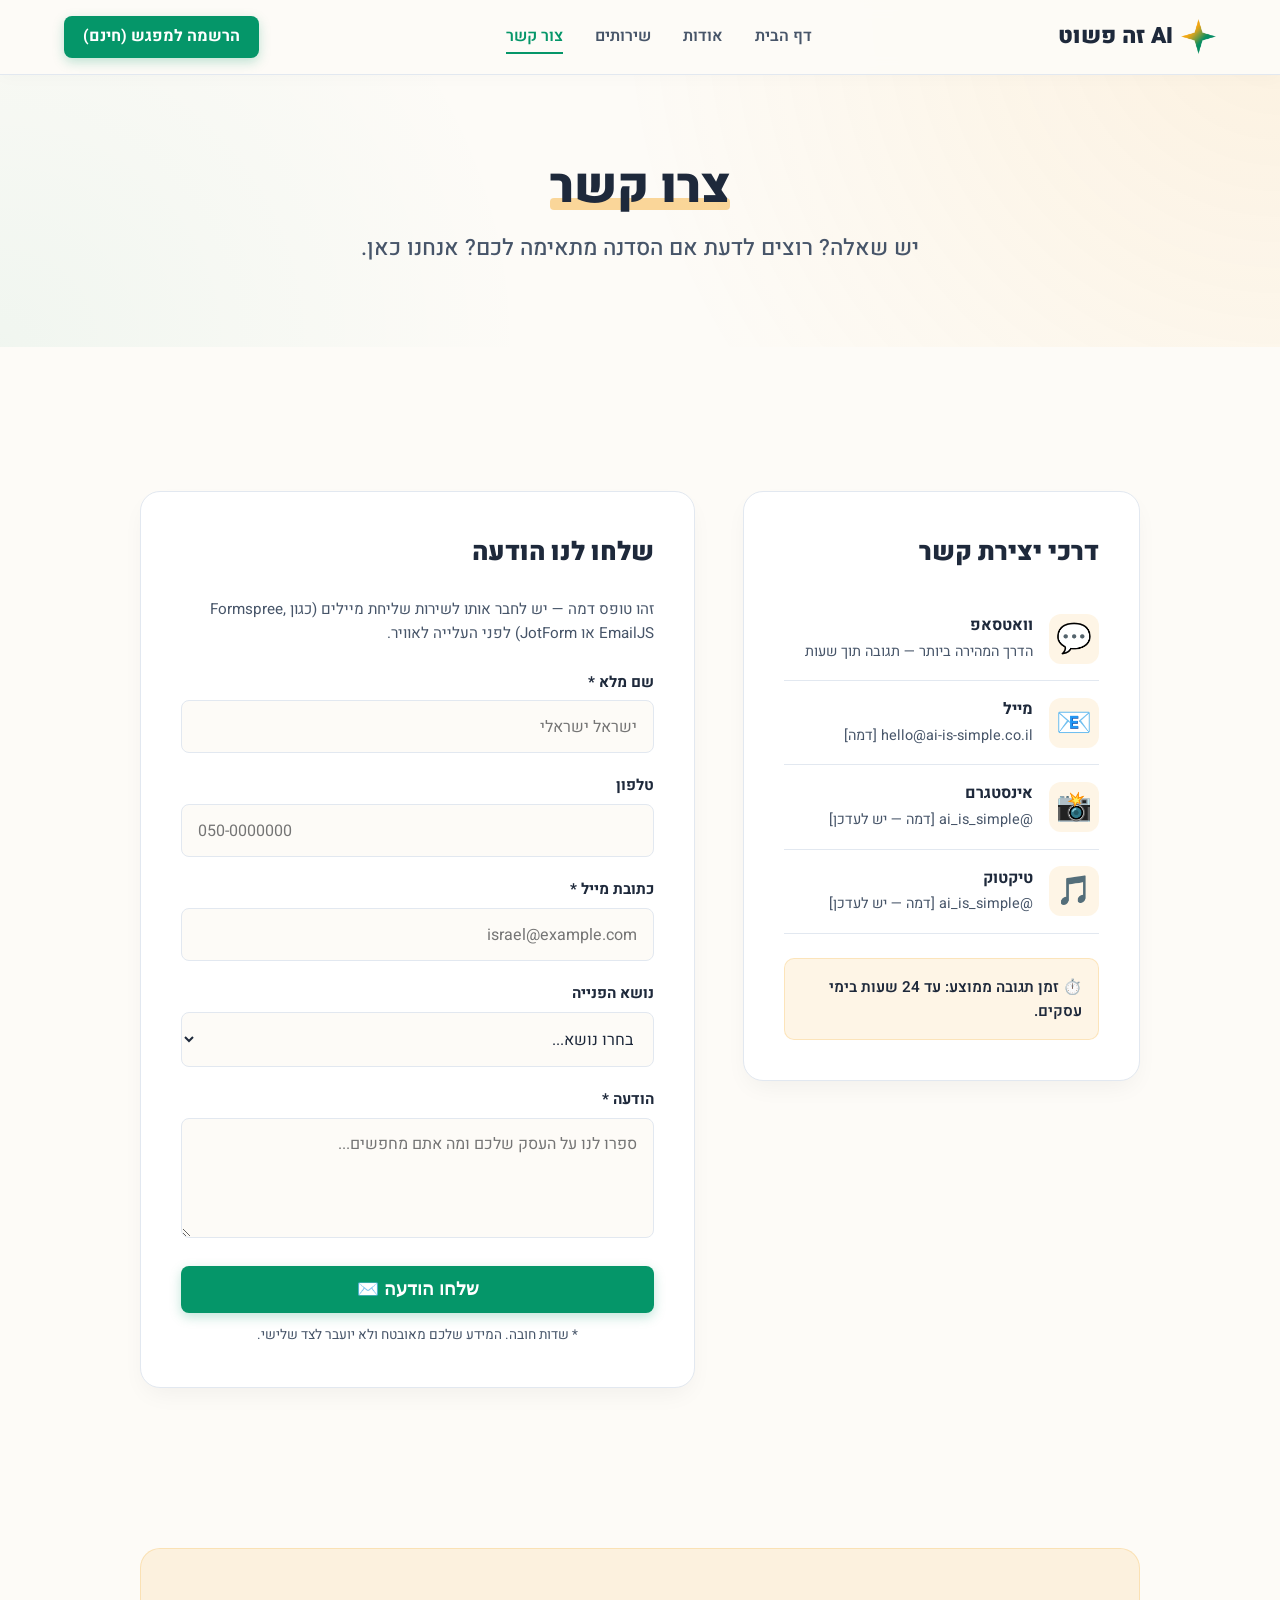
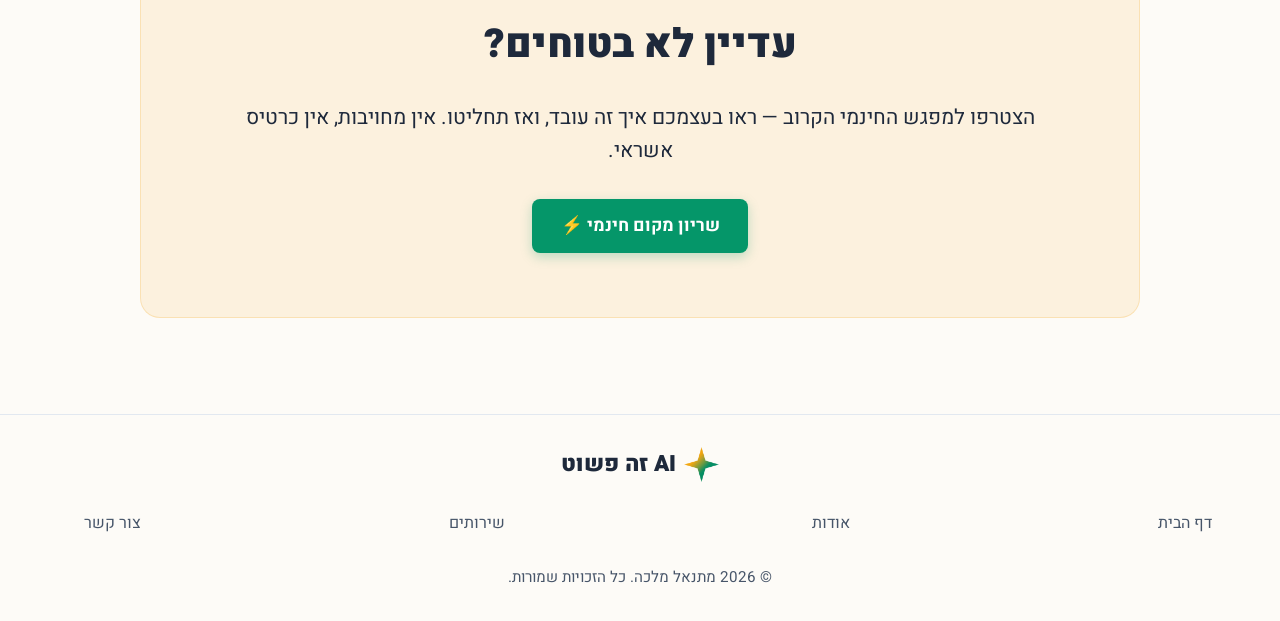
<file: contact.html>
<!DOCTYPE html>
<html lang="he" dir="rtl">
<head>
    <meta charset="UTF-8">
    <meta name="viewport" content="width=device-width, initial-scale=1.0, maximum-scale=1.0, user-scalable=no">

    <title>צור קשר | AI זה פשוט</title>
    <meta name="description" content="יש לכם שאלות? רוצים לדעת אם הסדנה מתאימה לכם? דברו עם מתנאל ישירות — בוואטסאפ, במייל או דרך הטופס.">

    <link rel="preconnect" href="https://fonts.googleapis.com">
    <link rel="preconnect" href="https://fonts.gstatic.com" crossorigin>
    <link href="https://fonts.googleapis.com/css2?family=Heebo:wght@300;400;500;700;800;900&display=swap" rel="stylesheet">

    <link rel="apple-touch-icon" sizes="180x180" href="/apple-touch-icon.png">
    <link rel="icon" type="image/png" sizes="32x32" href="/favicon-32x32.png">
    <link rel="icon" type="image/png" sizes="16x16" href="/favicon-16x16.png">
    <link rel="manifest" href="/site.webmanifest">
    <link rel="icon" type="image/x-icon" href="/favicon.ico?v=2">

    <link rel="stylesheet" href="style.css">

    <style>
        /* Contact-specific styles */
        .contact-grid {
            display: grid;
            grid-template-columns: 1fr 1.4fr;
            gap: 3rem;
            align-items: start;
            max-width: 1000px;
            margin: 3rem auto 0;
        }

        .contact-info-card {
            background: var(--bg-card);
            border-radius: 20px;
            padding: 2.5rem;
            box-shadow: var(--card-shadow);
            border: 1px solid var(--border-soft);
        }

        .contact-info-card h3 {
            font-size: 1.6rem;
            font-weight: 900;
            color: var(--text-dark);
            margin-bottom: 1.5rem;
        }

        .contact-method {
            display: flex;
            align-items: center;
            gap: 1rem;
            padding: 1rem 0;
            border-bottom: 1px solid var(--border-soft);
            text-decoration: none;
            color: var(--text-dark);
            transition: color 0.2s ease;
        }

        .contact-method:last-child {
            border-bottom: none;
        }

        .contact-method:hover {
            color: var(--accent-green);
        }

        .contact-method-icon {
            font-size: 1.8rem;
            width: 50px;
            height: 50px;
            display: flex;
            align-items: center;
            justify-content: center;
            background: var(--accent-yellow-light);
            border-radius: 12px;
            flex-shrink: 0;
        }

        .contact-method-text strong {
            display: block;
            font-size: 1rem;
            font-weight: 700;
        }

        .contact-method-text span {
            font-size: 0.9rem;
            color: var(--text-muted);
        }

        .contact-form-card {
            background: var(--bg-card);
            border-radius: 20px;
            padding: 2.5rem;
            box-shadow: var(--card-shadow);
            border: 1px solid var(--border-soft);
        }

        .contact-form-card h3 {
            font-size: 1.6rem;
            font-weight: 900;
            color: var(--text-dark);
            margin-bottom: 1.5rem;
        }

        .form-field {
            margin-bottom: 1.25rem;
        }

        .form-field label {
            display: block;
            font-weight: 700;
            font-size: 0.95rem;
            margin-bottom: 0.4rem;
            color: var(--text-dark);
        }

        .form-field input,
        .form-field textarea,
        .form-field select {
            width: 100%;
            padding: 0.85rem 1rem;
            border: 1px solid var(--border-soft);
            border-radius: 8px;
            font-family: 'Heebo', sans-serif;
            font-size: 1rem;
            color: var(--text-dark);
            background: var(--bg-main);
            transition: border-color 0.2s ease, box-shadow 0.2s ease;
            resize: vertical;
        }

        .form-field input:focus,
        .form-field textarea:focus,
        .form-field select:focus {
            outline: none;
            border-color: var(--accent-green);
            box-shadow: 0 0 0 3px rgba(5, 150, 105, 0.1);
        }

        .form-field textarea {
            min-height: 120px;
        }

        .form-submit-note {
            font-size: 0.85rem;
            color: var(--text-muted);
            margin-top: 0.75rem;
            text-align: center;
        }

        .success-banner {
            display: none;
            background: rgba(5, 150, 105, 0.1);
            border: 1px solid rgba(5, 150, 105, 0.3);
            border-radius: 10px;
            padding: 1rem 1.5rem;
            color: var(--accent-green);
            font-weight: 700;
            text-align: center;
            margin-top: 1rem;
        }

        @media (max-width: 768px) {
            .contact-grid {
                grid-template-columns: 1fr;
            }
        }
    </style>
</head>
<body>

    <!-- ═══════════════════════════════════════════════
         HEADER
    ═══════════════════════════════════════════════ -->
    <header>
        <nav>
            <a href="index.html" class="logo">
                <img src="new-logo.png" alt="אייקון רובוט" style="height: 35px; width: auto;">
                AI זה פשוט
            </a>

            <ul class="nav-links" id="navLinks">
                <li><a href="index.html">דף הבית</a></li>
                <li><a href="about.html">אודות</a></li>
                <li><a href="services.html">שירותים</a></li>
                <li><a href="contact.html" class="active">צור קשר</a></li>
            </ul>

            <div class="nav-actions">
                <a href="index.html#form" class="btn btn-primary" style="padding: 0.5rem 1.2rem; font-size: 1rem;">הרשמה למפגש (חינם)</a>
                <button class="nav-toggle" id="navToggle" aria-label="פתח תפריט" aria-expanded="false">
                    <span></span>
                    <span></span>
                    <span></span>
                </button>
            </div>
        </nav>
    </header>

    <main>

        <!-- ── Page Hero ── -->
        <div class="page-hero">
            <h1><span>צרו קשר</span></h1>
            <p class="subtitle">יש שאלה? רוצים לדעת אם הסדנה מתאימה לכם? אנחנו כאן.</p>
        </div>

        <!-- ── Contact Grid ── -->
        <section>
            <div class="contact-grid">

                <!-- Left: contact info -->
                <div class="contact-info-card">
                    <h3>דרכי יצירת קשר</h3>

                    <a href="https://wa.link/bfp8oz" target="_blank" class="contact-method">
                        <div class="contact-method-icon">💬</div>
                        <div class="contact-method-text">
                            <strong>וואטסאפ</strong>
                            <span>הדרך המהירה ביותר — תגובה תוך שעות</span>
                        </div>
                    </a>

                    <a href="mailto:hello@ai-is-simple.co.il" class="contact-method">
                        <div class="contact-method-icon">📧</div>
                        <div class="contact-method-text">
                            <strong>מייל</strong>
                            <span>hello@ai-is-simple.co.il [דמה]</span>
                        </div>
                    </a>

                    <a href="https://instagram.com" target="_blank" class="contact-method">
                        <div class="contact-method-icon">📸</div>
                        <div class="contact-method-text">
                            <strong>אינסטגרם</strong>
                            <span>@ai_is_simple [דמה — יש לעדכן]</span>
                        </div>
                    </a>

                    <a href="https://tiktok.com" target="_blank" class="contact-method">
                        <div class="contact-method-icon">🎵</div>
                        <div class="contact-method-text">
                            <strong>טיקטוק</strong>
                            <span>@ai_is_simple [דמה — יש לעדכן]</span>
                        </div>
                    </a>

                    <!-- Response time note -->
                    <div style="margin-top: 1.5rem; padding: 1rem; background: var(--accent-yellow-light); border-radius: 10px; border: 1px solid rgba(245,158,11,0.2);">
                        <p style="font-size: 0.95rem; color: var(--text-dark); font-weight: 600;">⏱️ זמן תגובה ממוצע: עד 24 שעות בימי עסקים.</p>
                    </div>
                </div>

                <!-- Right: contact form -->
                <div class="contact-form-card">
                    <h3>שלחו לנו הודעה</h3>
                    <p style="color: var(--text-muted); margin-bottom: 1.5rem; font-size: 0.95rem;">
                        זהו טופס דמה — יש לחבר אותו לשירות שליחת מיילים (כגון Formspree, EmailJS או JotForm) לפני העלייה לאוויר.
                    </p>

                    <form id="contactForm" novalidate>
                        <div class="form-field">
                            <label for="name">שם מלא *</label>
                            <input type="text" id="name" name="name" placeholder="ישראל ישראלי" required>
                        </div>

                        <div class="form-field">
                            <label for="phone">טלפון</label>
                            <input type="tel" id="phone" name="phone" placeholder="050-0000000">
                        </div>

                        <div class="form-field">
                            <label for="email">כתובת מייל *</label>
                            <input type="email" id="email" name="email" placeholder="israel@example.com" required>
                        </div>

                        <div class="form-field">
                            <label for="subject">נושא הפנייה</label>
                            <select id="subject" name="subject">
                                <option value="">בחרו נושא...</option>
                                <option value="workshop">שאלה על הסדנה</option>
                                <option value="vip">ליווי VIP</option>
                                <option value="business">שיתוף פעולה עסקי</option>
                                <option value="other">אחר</option>
                            </select>
                        </div>

                        <div class="form-field">
                            <label for="message">הודעה *</label>
                            <textarea id="message" name="message" placeholder="ספרו לנו על העסק שלכם ומה אתם מחפשים..." required></textarea>
                        </div>

                        <button type="submit" class="btn btn-primary" style="width: 100%; font-size: 1.1rem;">
                            שלחו הודעה ✉️
                        </button>

                        <p class="form-submit-note">* שדות חובה. המידע שלכם מאובטח ולא יועבר לצד שלישי.</p>

                        <div class="success-banner" id="successBanner">
                            ✅ ההודעה נשלחה בהצלחה! נחזור אליכם בהקדם.
                        </div>
                    </form>
                </div>

            </div>
        </section>

        <!-- ── Quick CTA ── -->
        <section style="padding-top: 0;">
            <div class="why-now-section">
                <h2>עדיין לא בטוחים?</h2>
                <p>הצטרפו למפגש החינמי הקרוב — ראו בעצמכם איך זה עובד, ואז תחליטו. אין מחויבות, אין כרטיס אשראי.</p>
                <a href="index.html#form" class="btn btn-primary" style="margin-top: 2rem; font-size: 1.1rem;">שריון מקום חינמי ⚡</a>
            </div>
        </section>

    </main>

    <!-- ═══════════════════════════════════════════════
         FOOTER
    ═══════════════════════════════════════════════ -->
    <footer>
        <a href="index.html" class="logo" style="margin-bottom: 0.5rem; justify-content: center;">
            <img src="new-logo.png" alt="אייקון רובוט" style="height: 35px; width: auto;">
            AI זה פשוט
        </a>
        <nav style="margin: 0.75rem 0;">
            <a href="index.html" style="color: var(--text-muted); text-decoration: none; margin: 0 0.75rem;">דף הבית</a>
            <a href="about.html" style="color: var(--text-muted); text-decoration: none; margin: 0 0.75rem;">אודות</a>
            <a href="services.html" style="color: var(--text-muted); text-decoration: none; margin: 0 0.75rem;">שירותים</a>
            <a href="contact.html" style="color: var(--text-muted); text-decoration: none; margin: 0 0.75rem;">צור קשר</a>
        </nav>
        <p>© 2026 מתנאל מלכה. כל הזכויות שמורות.</p>
    </footer>

    <script>
        // Mobile nav toggle
        const toggle = document.getElementById('navToggle');
        const navLinks = document.getElementById('navLinks');
        toggle.addEventListener('click', () => {
            const isOpen = navLinks.classList.toggle('open');
            toggle.setAttribute('aria-expanded', isOpen);
        });

        // Demo form submission (placeholder — connect to real backend before going live)
        document.getElementById('contactForm').addEventListener('submit', function(e) {
            e.preventDefault();
            const banner = document.getElementById('successBanner');
            banner.style.display = 'block';
            this.reset();
            setTimeout(() => { banner.style.display = 'none'; }, 5000);
        });
    </script>

</body>
</html>
</file>
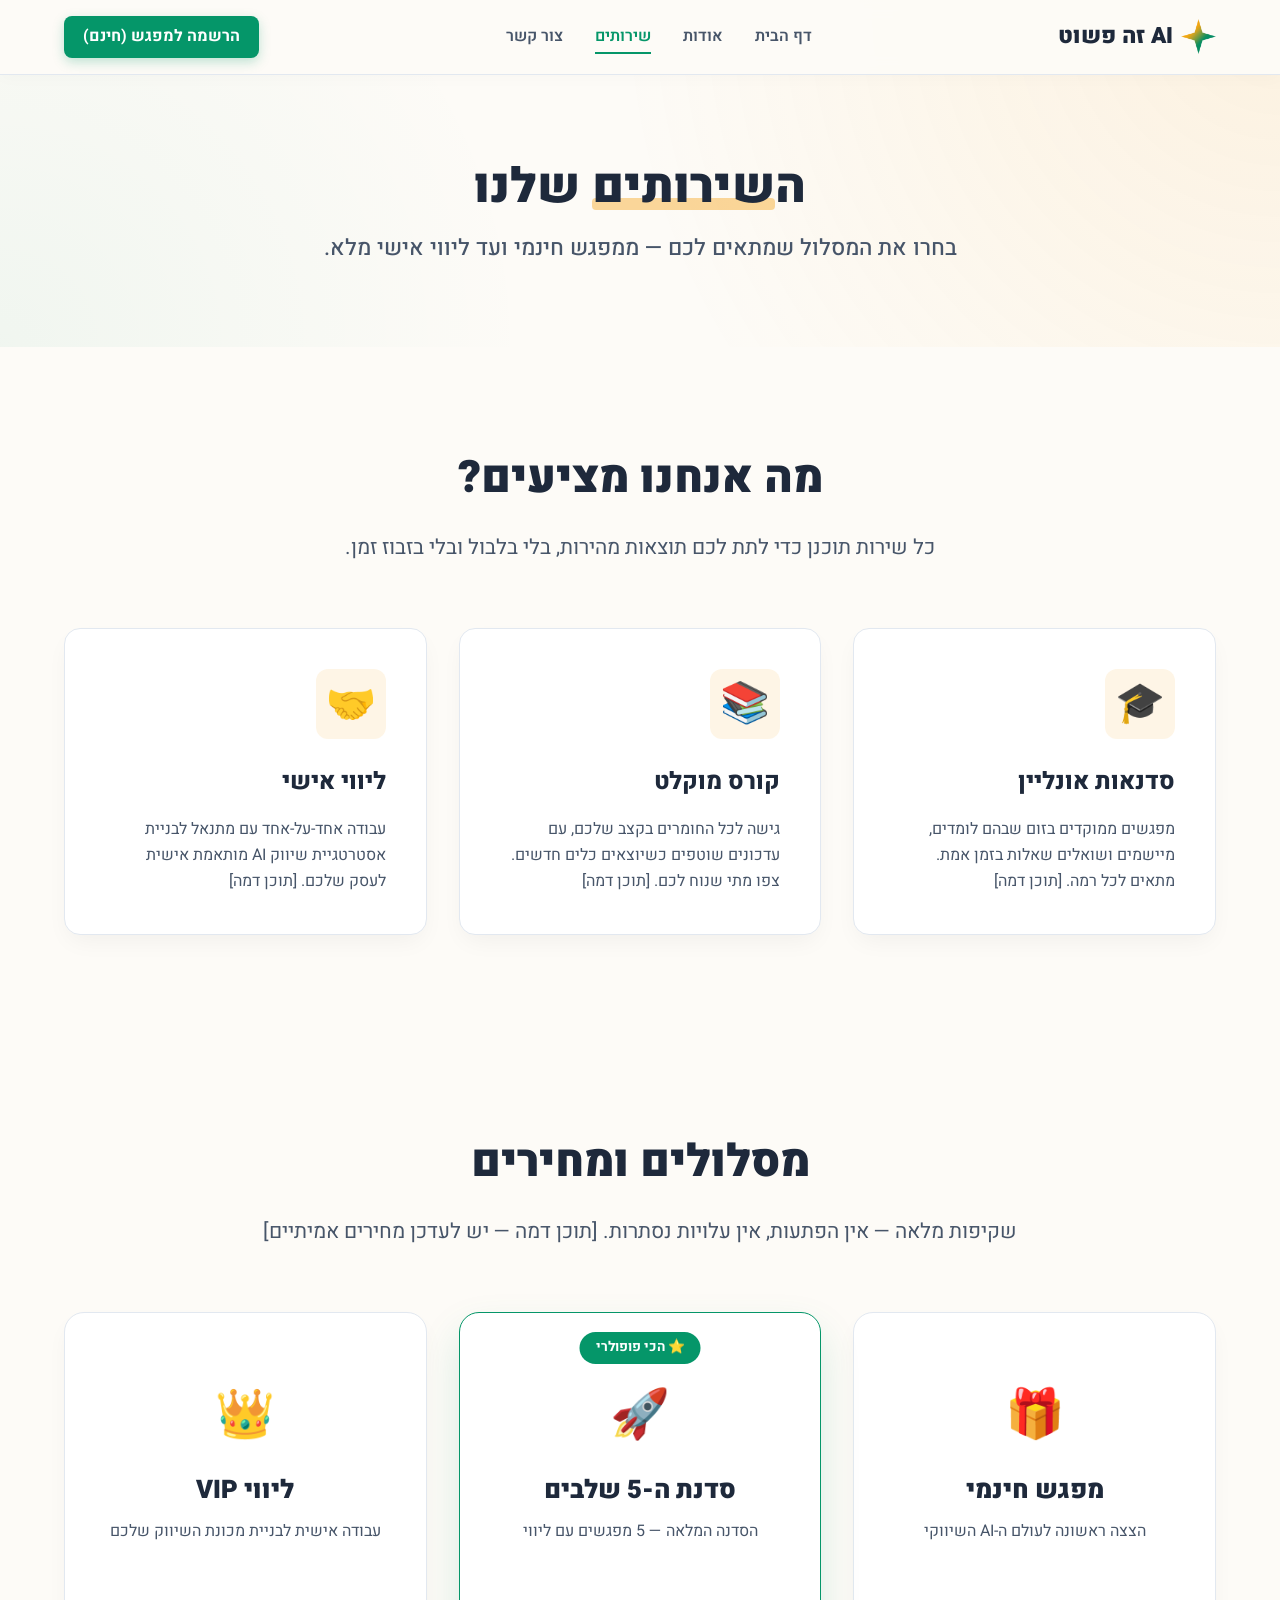
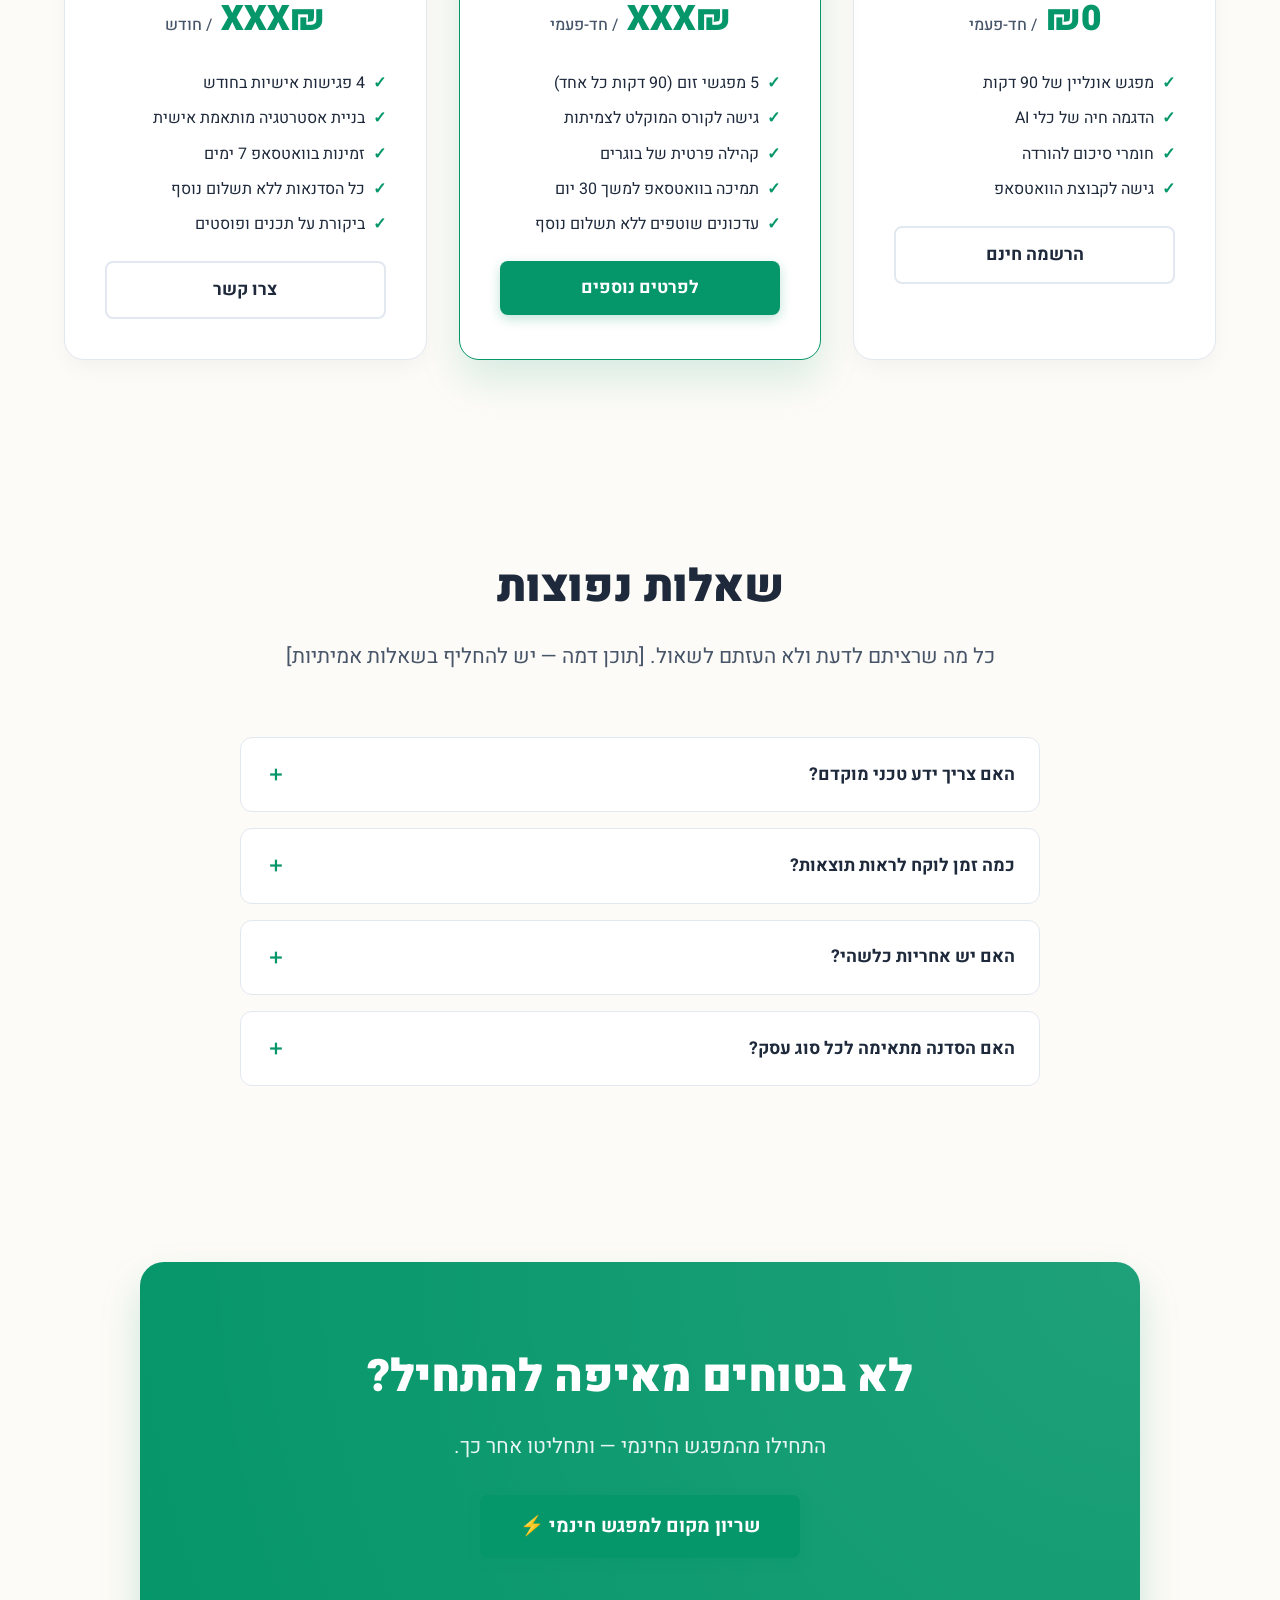
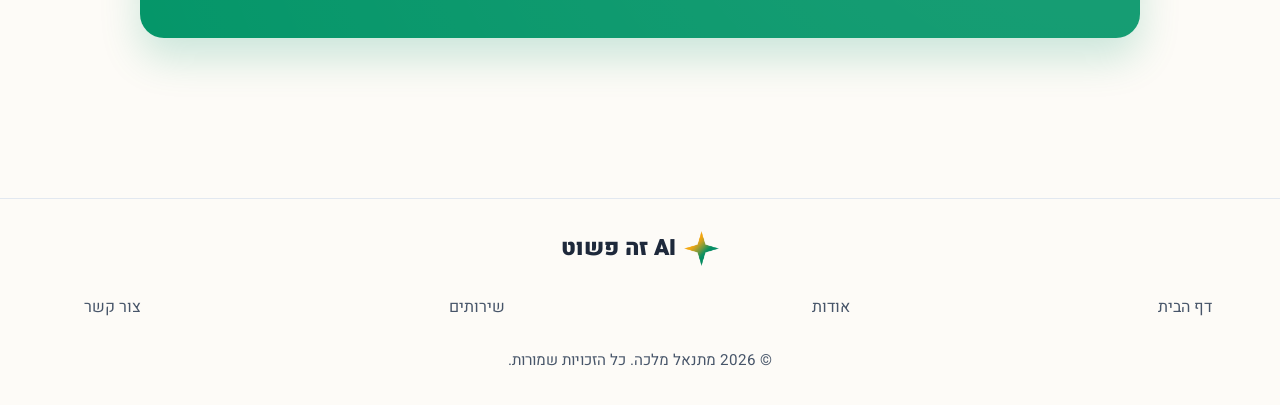
<file: services.html>
<!DOCTYPE html>
<html lang="he" dir="rtl">
<head>
    <meta charset="UTF-8">
    <meta name="viewport" content="width=device-width, initial-scale=1.0, maximum-scale=1.0, user-scalable=no">

    <title>שירותים | AI זה פשוט</title>
    <meta name="description" content="גלו את מגוון הסדנאות, הקורסים והשירותים שמציע AI זה פשוט לבעלי עסקים שרוצים לייצר לקוחות באמצעות AI.">

    <link rel="preconnect" href="https://fonts.googleapis.com">
    <link rel="preconnect" href="https://fonts.gstatic.com" crossorigin>
    <link href="https://fonts.googleapis.com/css2?family=Heebo:wght@300;400;500;700;800;900&display=swap" rel="stylesheet">

    <link rel="apple-touch-icon" sizes="180x180" href="/apple-touch-icon.png">
    <link rel="icon" type="image/png" sizes="32x32" href="/favicon-32x32.png">
    <link rel="icon" type="image/png" sizes="16x16" href="/favicon-16x16.png">
    <link rel="manifest" href="/site.webmanifest">
    <link rel="icon" type="image/x-icon" href="/favicon.ico?v=2">

    <link rel="stylesheet" href="style.css">

    <style>
        /* Services-specific styles */
        .pricing-grid {
            display: grid;
            grid-template-columns: repeat(auto-fit, minmax(280px, 1fr));
            gap: 2rem;
            margin-top: 3rem;
        }

        .pricing-card {
            background: var(--bg-card);
            border-radius: 20px;
            padding: 2.5rem;
            box-shadow: var(--card-shadow);
            border: 1px solid var(--border-soft);
            text-align: center;
            transition: all 0.3s ease;
            position: relative;
            overflow: hidden;
        }

        .pricing-card.featured {
            border-color: var(--accent-green);
            box-shadow: 0 20px 40px rgba(5, 150, 105, 0.15);
        }

        .pricing-card.featured::after {
            content: '⭐ הכי פופולרי';
            position: absolute;
            top: 1.2rem;
            left: 50%;
            transform: translateX(-50%);
            background: var(--accent-green);
            color: white;
            font-size: 0.85rem;
            font-weight: 700;
            padding: 0.3rem 1rem;
            border-radius: 50px;
            white-space: nowrap;
        }

        .pricing-card:hover {
            transform: translateY(-6px);
            box-shadow: var(--hover-shadow);
        }

        .pricing-icon {
            font-size: 3rem;
            margin-bottom: 1rem;
            margin-top: 1.5rem;
        }

        .pricing-title {
            font-size: 1.6rem;
            font-weight: 900;
            color: var(--text-dark);
            margin-bottom: 0.5rem;
        }

        .pricing-desc {
            font-size: 1rem;
            color: var(--text-muted);
            margin-bottom: 1.5rem;
            min-height: 3rem;
        }

        .pricing-price {
            font-size: 2.2rem;
            font-weight: 900;
            color: var(--accent-green);
            margin-bottom: 0.25rem;
        }

        .pricing-price small {
            font-size: 1rem;
            font-weight: 500;
            color: var(--text-muted);
        }

        .pricing-features {
            list-style: none;
            text-align: right;
            margin: 1.5rem 0;
            display: flex;
            flex-direction: column;
            gap: 0.6rem;
        }

        .pricing-features li {
            font-size: 1rem;
            color: var(--text-dark);
            display: flex;
            align-items: center;
            gap: 0.5rem;
        }

        .pricing-features li::before {
            content: '✓';
            color: var(--accent-green);
            font-weight: 900;
            flex-shrink: 0;
        }

        .faq-item {
            background: var(--bg-card);
            border-radius: 12px;
            border: 1px solid var(--border-soft);
            margin-bottom: 1rem;
            overflow: hidden;
        }

        .faq-question {
            padding: 1.25rem 1.5rem;
            font-size: 1.1rem;
            font-weight: 700;
            color: var(--text-dark);
            cursor: pointer;
            display: flex;
            justify-content: space-between;
            align-items: center;
            user-select: none;
        }

        .faq-question::after {
            content: '＋';
            font-size: 1.3rem;
            color: var(--accent-green);
            transition: transform 0.3s ease;
        }

        .faq-item.open .faq-question::after {
            transform: rotate(45deg);
        }

        .faq-answer {
            display: none;
            padding: 0 1.5rem 1.25rem;
            font-size: 1rem;
            color: var(--text-muted);
            line-height: 1.7;
        }

        .faq-item.open .faq-answer {
            display: block;
        }
    </style>
</head>
<body>

    <!-- ═══════════════════════════════════════════════
         HEADER
    ═══════════════════════════════════════════════ -->
    <header>
        <nav>
            <a href="index.html" class="logo">
                <img src="new-logo.png" alt="אייקון רובוט" style="height: 35px; width: auto;">
                AI זה פשוט
            </a>

            <ul class="nav-links" id="navLinks">
                <li><a href="index.html">דף הבית</a></li>
                <li><a href="about.html">אודות</a></li>
                <li><a href="services.html" class="active">שירותים</a></li>
                <li><a href="contact.html">צור קשר</a></li>
            </ul>

            <div class="nav-actions">
                <a href="index.html#form" class="btn btn-primary" style="padding: 0.5rem 1.2rem; font-size: 1rem;">הרשמה למפגש (חינם)</a>
                <button class="nav-toggle" id="navToggle" aria-label="פתח תפריט" aria-expanded="false">
                    <span></span>
                    <span></span>
                    <span></span>
                </button>
            </div>
        </nav>
    </header>

    <main>

        <!-- ── Page Hero ── -->
        <div class="page-hero">
            <h1>ה<span>שירותים</span> שלנו</h1>
            <p class="subtitle">בחרו את המסלול שמתאים לכם — ממפגש חינמי ועד ליווי אישי מלא.</p>
        </div>

        <!-- ── Services Overview ── -->
        <section>
            <h2>מה אנחנו מציעים?</h2>
            <p class="section-subtitle">כל שירות תוכנן כדי לתת לכם תוצאות מהירות, בלי בלבול ובלי בזבוז זמן.</p>

            <div class="problem-grid">
                <div class="card">
                    <span class="card-icon">🎓</span>
                    <h3 class="card-title">סדנאות אונליין</h3>
                    <p class="text-muted">מפגשים ממוקדים בזום שבהם לומדים, מיישמים ושואלים שאלות בזמן אמת. מתאים לכל רמה. [תוכן דמה]</p>
                </div>

                <div class="card">
                    <span class="card-icon">📚</span>
                    <h3 class="card-title">קורס מוקלט</h3>
                    <p class="text-muted">גישה לכל החומרים בקצב שלכם, עם עדכונים שוטפים כשיוצאים כלים חדשים. צפו מתי שנוח לכם. [תוכן דמה]</p>
                </div>

                <div class="card">
                    <span class="card-icon">🤝</span>
                    <h3 class="card-title">ליווי אישי</h3>
                    <p class="text-muted">עבודה אחד-על-אחד עם מתנאל לבניית אסטרטגיית שיווק AI מותאמת אישית לעסק שלכם. [תוכן דמה]</p>
                </div>
            </div>
        </section>

        <!-- ── Pricing ── -->
        <section>
            <h2>מסלולים ומחירים</h2>
            <p class="section-subtitle">שקיפות מלאה — אין הפתעות, אין עלויות נסתרות. [תוכן דמה — יש לעדכן מחירים אמיתיים]</p>

            <div class="pricing-grid">

                <!-- Free -->
                <div class="pricing-card">
                    <div class="pricing-icon">🎁</div>
                    <div class="pricing-title">מפגש חינמי</div>
                    <div class="pricing-desc">הצצה ראשונה לעולם ה-AI השיווקי</div>
                    <div class="pricing-price">₪0 <small>/ חד-פעמי</small></div>
                    <ul class="pricing-features">
                        <li>מפגש אונליין של 90 דקות</li>
                        <li>הדגמה חיה של כלי AI</li>
                        <li>חומרי סיכום להורדה</li>
                        <li>גישה לקבוצת הוואטסאפ</li>
                    </ul>
                    <a href="index.html#form" class="btn btn-outline" style="width: 100%;">הרשמה חינם</a>
                </div>

                <!-- Workshop -->
                <div class="pricing-card featured">
                    <div class="pricing-icon">🚀</div>
                    <div class="pricing-title">סדנת ה-5 שלבים</div>
                    <div class="pricing-desc">הסדנה המלאה — 5 מפגשים עם ליווי</div>
                    <div class="pricing-price">₪XXX <small>/ חד-פעמי</small></div>
                    <ul class="pricing-features">
                        <li>5 מפגשי זום (90 דקות כל אחד)</li>
                        <li>גישה לקורס המוקלט לצמיתות</li>
                        <li>קהילה פרטית של בוגרים</li>
                        <li>תמיכה בוואטסאפ למשך 30 יום</li>
                        <li>עדכונים שוטפים ללא תשלום נוסף</li>
                    </ul>
                    <a href="contact.html" class="btn btn-primary" style="width: 100%;">לפרטים נוספים</a>
                </div>

                <!-- VIP -->
                <div class="pricing-card">
                    <div class="pricing-icon">👑</div>
                    <div class="pricing-title">ליווי VIP</div>
                    <div class="pricing-desc">עבודה אישית לבניית מכונת השיווק שלכם</div>
                    <div class="pricing-price">₪XXX <small>/ חודש</small></div>
                    <ul class="pricing-features">
                        <li>4 פגישות אישיות בחודש</li>
                        <li>בניית אסטרטגיה מותאמת אישית</li>
                        <li>זמינות בוואטסאפ 7 ימים</li>
                        <li>כל הסדנאות ללא תשלום נוסף</li>
                        <li>ביקורת על תכנים ופוסטים</li>
                    </ul>
                    <a href="contact.html" class="btn btn-outline" style="width: 100%;">צרו קשר</a>
                </div>

            </div>
        </section>

        <!-- ── FAQ ── -->
        <section>
            <h2>שאלות נפוצות</h2>
            <p class="section-subtitle">כל מה שרציתם לדעת ולא העזתם לשאול. [תוכן דמה — יש להחליף בשאלות אמיתיות]</p>

            <div style="max-width: 800px; margin: 0 auto;">
                <div class="faq-item">
                    <div class="faq-question">האם צריך ידע טכני מוקדם?</div>
                    <div class="faq-answer">ממש לא. הסדנה מיועדת לאנשים שמעולם לא השתמשו בכלי AI. כל מה שצריך הוא מחשב, חיבור לאינטרנט ורצון ללמוד. [תוכן דמה]</div>
                </div>

                <div class="faq-item">
                    <div class="faq-question">כמה זמן לוקח לראות תוצאות?</div>
                    <div class="faq-answer">רוב המשתתפים מדווחים על תוצאות ראשונות כבר תוך שבועיים מתחילת הסדנה. כמובן שהתוצאות תלויות ביישום ובעקביות. [תוכן דמה]</div>
                </div>

                <div class="faq-item">
                    <div class="faq-question">האם יש אחריות כלשהי?</div>
                    <div class="faq-answer">כן. אם עברתם את כל המפגשים, יישמתם את המשימות ולא ראיתם שום שינוי — נחזיר לכם את הכסף. פשוט כך. [תוכן דמה]</div>
                </div>

                <div class="faq-item">
                    <div class="faq-question">האם הסדנה מתאימה לכל סוג עסק?</div>
                    <div class="faq-answer">כן. עבדנו עם מאמנים, מטפלים, יועצים, בעלי חנויות, נותני שירות ועוד. השיטה מתאימה לכל מי שרוצה לייצר לקוחות מהרשתות. [תוכן דמה]</div>
                </div>
            </div>
        </section>

        <!-- ── CTA ── -->
        <section style="padding-top: 0;">
            <div class="final-cta">
                <h2>לא בטוחים מאיפה להתחיל?</h2>
                <p class="section-subtitle">התחילו מהמפגש החינמי — ותחליטו אחר כך.</p>
                <a href="index.html#form" class="btn btn-primary" style="font-size: 1.2rem; padding: 1rem 2.5rem;">שריון מקום למפגש חינמי ⚡</a>
            </div>
        </section>

    </main>

    <!-- ═══════════════════════════════════════════════
         FOOTER
    ═══════════════════════════════════════════════ -->
    <footer>
        <a href="index.html" class="logo" style="margin-bottom: 0.5rem; justify-content: center;">
            <img src="new-logo.png" alt="אייקון רובוט" style="height: 35px; width: auto;">
            AI זה פשוט
        </a>
        <nav style="margin: 0.75rem 0;">
            <a href="index.html" style="color: var(--text-muted); text-decoration: none; margin: 0 0.75rem;">דף הבית</a>
            <a href="about.html" style="color: var(--text-muted); text-decoration: none; margin: 0 0.75rem;">אודות</a>
            <a href="services.html" style="color: var(--text-muted); text-decoration: none; margin: 0 0.75rem;">שירותים</a>
            <a href="contact.html" style="color: var(--text-muted); text-decoration: none; margin: 0 0.75rem;">צור קשר</a>
        </nav>
        <p>© 2026 מתנאל מלכה. כל הזכויות שמורות.</p>
    </footer>

    <script>
        // Mobile nav toggle
        const toggle = document.getElementById('navToggle');
        const navLinks = document.getElementById('navLinks');
        toggle.addEventListener('click', () => {
            const isOpen = navLinks.classList.toggle('open');
            toggle.setAttribute('aria-expanded', isOpen);
        });

        // FAQ accordion
        document.querySelectorAll('.faq-question').forEach(q => {
            q.addEventListener('click', () => {
                const item = q.parentElement;
                const isOpen = item.classList.contains('open');
                document.querySelectorAll('.faq-item').forEach(i => i.classList.remove('open'));
                if (!isOpen) item.classList.add('open');
            });
        });
    </script>

</body>
</html>
</file>
<file: style.css>
/* ============================================================
   AI זה פשוט — Global Stylesheet
   Extracted from index.html as part of multi-page refactoring
   ============================================================ */

/* ── Reset & Base ── */
* {
    margin: 0;
    padding: 0;
    box-sizing: border-box;
}

html, body {
    overflow-x: hidden;
    width: 100%;
    scroll-behavior: smooth;
}

/* ── Design Tokens ── */
:root {
    --bg-main: #fdfbf7;
    --bg-card: #ffffff;

    --accent-green: #059669;
    --accent-green-hover: #047857;
    --accent-yellow: #f59e0b;
    --accent-yellow-light: rgba(245, 158, 11, 0.1);

    --text-dark: #1e293b;
    --text-muted: #475569;
    --border-soft: #e2e8f0;

    --card-shadow: 0 10px 25px -5px rgba(0, 0, 0, 0.05);
    --hover-shadow: 0 20px 35px -5px rgba(5, 150, 105, 0.1);
}

/* ── Typography ── */
body {
    font-family: 'Heebo', sans-serif;
    background-color: var(--bg-main);
    color: var(--text-dark);
    line-height: 1.6;
}

h1 {
    font-size: 3.8rem;
    font-weight: 900;
    line-height: 1.15;
    margin-bottom: 1.5rem;
    color: var(--text-dark);
}

h1 span {
    position: relative;
    display: inline-block;
}

h1 span::after {
    content: '';
    position: absolute;
    bottom: 5px;
    left: 0;
    width: 100%;
    height: 12px;
    background-color: var(--accent-yellow);
    opacity: 0.4;
    z-index: -1;
    border-radius: 4px;
}

h2 {
    font-size: 2.8rem;
    font-weight: 900;
    text-align: center;
    margin-bottom: 1rem;
    color: var(--text-dark);
}

/* ── Layout Helpers ── */
.text-muted {
    color: var(--text-muted);
}

section {
    padding: 6rem 1.5rem;
    max-width: 1200px;
    margin: 0 auto;
}

.section-subtitle {
    text-align: center;
    font-size: 1.3rem;
    color: var(--text-muted);
    margin-bottom: 4rem;
}

/* ── Header & Navigation ── */
header {
    position: fixed;
    top: 0; left: 0; right: 0;
    background: rgba(253, 251, 247, 0.95);
    backdrop-filter: blur(8px);
    z-index: 1000;
    border-bottom: 1px solid var(--border-soft);
    box-shadow: 0 4px 15px rgba(0,0,0,0.02);
}

nav {
    max-width: 1200px;
    margin: 0 auto;
    padding: 1rem 1.5rem;
    display: flex;
    justify-content: space-between;
    align-items: center;
}

.logo {
    font-size: 1.4rem;
    font-weight: 900;
    color: var(--text-dark);
    display: flex;
    align-items: center;
    gap: 0.5rem;
    text-decoration: none;
}

/* ── Navigation Links ── */
.nav-links {
    display: flex;
    align-items: center;
    gap: 2rem;
    list-style: none;
}

.nav-links a {
    font-size: 1rem;
    font-weight: 600;
    color: var(--text-muted);
    text-decoration: none;
    transition: color 0.2s ease;
    padding: 0.25rem 0;
    border-bottom: 2px solid transparent;
}

.nav-links a:hover,
.nav-links a.active {
    color: var(--accent-green);
    border-bottom-color: var(--accent-green);
}

.nav-actions {
    display: flex;
    align-items: center;
    gap: 1rem;
}

/* Hamburger (mobile) */
.nav-toggle {
    display: none;
    flex-direction: column;
    gap: 5px;
    cursor: pointer;
    background: none;
    border: none;
    padding: 4px;
}

.nav-toggle span {
    display: block;
    width: 24px;
    height: 2px;
    background-color: var(--text-dark);
    border-radius: 2px;
    transition: all 0.3s ease;
}

/* ── Buttons ── */
.btn {
    padding: 0.8rem 1.8rem;
    border-radius: 8px;
    font-size: 1.1rem;
    font-weight: 700;
    cursor: pointer;
    text-decoration: none;
    display: inline-flex;
    align-items: center;
    justify-content: center;
    transition: all 0.3s ease;
    border: none;
}

.btn-primary {
    background-color: var(--accent-green);
    color: white;
    box-shadow: 0 4px 12px rgba(5, 150, 105, 0.25);
}

.btn-primary:hover {
    background-color: var(--accent-green-hover);
    transform: translateY(-2px);
    box-shadow: 0 8px 20px rgba(5, 150, 105, 0.35);
}

.btn-outline {
    background-color: transparent;
    color: var(--text-dark);
    border: 2px solid var(--border-soft);
}

.btn-outline:hover {
    border-color: var(--accent-yellow);
    color: var(--accent-yellow);
    background-color: var(--accent-yellow-light);
}

.btn-whatsapp {
    background: #25D366;
    color: white;
    margin-top: 2.5rem;
    box-shadow: 0 8px 15px rgba(37, 211, 102, 0.3);
}

.btn-whatsapp:hover {
    background: #1ebd5a;
    transform: translateY(-2px);
}

/* ── Hero Section ── */
.hero {
    padding: 11rem 1.5rem 7rem;
    text-align: center;
    position: relative;
    background: radial-gradient(circle at top right, var(--accent-yellow-light), transparent 50%),
                radial-gradient(circle at bottom left, rgba(5, 150, 105, 0.05), transparent 40%);
}

.hero-content {
    max-width: 900px;
    margin: 0 auto;
    position: relative;
    z-index: 2;
}

.urgency-badge {
    display: inline-block;
    background-color: var(--accent-yellow-light);
    color: #d97706;
    border: 1px solid rgba(245, 158, 11, 0.3);
    padding: 0.5rem 1.5rem;
    border-radius: 50px;
    font-size: 1.1rem;
    font-weight: 800;
    margin-bottom: 2rem;
}

.subtitle {
    font-size: 1.4rem;
    font-weight: 500;
    margin-bottom: 3.5rem;
    color: var(--text-muted);
    max-width: 800px;
    margin-left: auto;
    margin-right: auto;
}

.hero-cta {
    display: flex;
    gap: 1.5rem;
    justify-content: center;
    flex-wrap: wrap;
}

/* ── Page Hero (inner pages) ── */
.page-hero {
    padding: 10rem 1.5rem 5rem;
    text-align: center;
    background: radial-gradient(circle at top right, var(--accent-yellow-light), transparent 50%),
                radial-gradient(circle at bottom left, rgba(5, 150, 105, 0.05), transparent 40%);
}

.page-hero h1 {
    font-size: 3rem;
    margin-bottom: 1rem;
}

.page-hero .subtitle {
    margin-bottom: 0;
}

/* ── Cards ── */
.card {
    background: var(--bg-card);
    padding: 2.5rem;
    border-radius: 16px;
    box-shadow: var(--card-shadow);
    border: 1px solid var(--border-soft);
    transition: all 0.3s ease;
    position: relative;
    overflow: hidden;
}

.card::before {
    content: '';
    position: absolute;
    top: 0; left: 0; right: 0;
    height: 4px;
    background-color: var(--accent-green);
    transform: scaleX(0);
    transition: transform 0.3s ease;
    transform-origin: right;
}

.card:hover {
    transform: translateY(-5px);
    box-shadow: var(--hover-shadow);
    border-color: rgba(5, 150, 105, 0.2);
}

.card:hover::before {
    transform: scaleX(1);
}

.problem-grid {
    display: grid;
    grid-template-columns: repeat(auto-fit, minmax(260px, 1fr));
    gap: 2rem;
}

.card-icon {
    font-size: 2.5rem;
    margin-bottom: 1.5rem;
    display: inline-flex;
    align-items: center;
    justify-content: center;
    width: 70px;
    height: 70px;
    background-color: var(--accent-yellow-light);
    color: var(--accent-yellow);
    border-radius: 12px;
}

.card-title {
    font-size: 1.5rem;
    font-weight: 800;
    margin-bottom: 1rem;
    color: var(--text-dark);
}

/* ── About Section ── */
.about-section {
    background: var(--bg-card);
    border-radius: 20px;
    padding: 4rem;
    display: flex;
    align-items: center;
    gap: 4rem;
    box-shadow: var(--card-shadow);
    border: 1px solid var(--border-soft);
}

.about-image img {
    width: 100%;
    max-width: 450px;
    border-radius: 16px;
    box-shadow: 15px 15px 0px var(--accent-yellow-light);
}

.about-content h3 {
    font-size: 2.2rem;
    font-weight: 900;
    color: var(--text-dark);
    margin-bottom: 1.5rem;
}

.about-text {
    font-size: 1.2rem;
    color: var(--text-muted);
    margin-bottom: 1.5rem;
}

/* ── Step Cards (Method) ── */
.schedule-container {
    max-width: 900px;
    margin: 0 auto;
    display: flex;
    flex-direction: column;
    gap: 1.5rem;
}

.step-card {
    display: flex;
    align-items: center;
    gap: 2rem;
    background: var(--bg-card);
    padding: 2rem;
    border-radius: 16px;
    box-shadow: var(--card-shadow);
    border: 1px solid var(--border-soft);
    border-right: 6px solid var(--accent-yellow);
    transition: transform 0.3s ease, border-right-color 0.3s ease;
}

.step-card:hover {
    transform: translateX(-8px);
    border-right-color: var(--accent-green);
}

.step-number {
    font-size: 2.5rem;
    font-weight: 900;
    color: var(--accent-green);
    opacity: 0.2;
    line-height: 1;
    min-width: 60px;
}

.step-content h4 {
    font-size: 1.4rem;
    font-weight: 800;
    margin-bottom: 0.5rem;
    color: var(--text-dark);
}

/* ── Why Now Section ── */
.why-now-section {
    background-color: var(--accent-yellow-light);
    border-radius: 20px;
    padding: 4rem 2rem;
    text-align: center;
    max-width: 1000px;
    margin: 4rem auto 0;
    border: 1px solid rgba(245, 158, 11, 0.2);
}

.why-now-section h2 {
    font-size: 2.5rem;
    margin-bottom: 1.5rem;
}

.why-now-section p {
    font-size: 1.3rem;
    color: var(--text-dark);
    max-width: 800px;
    margin: 0 auto;
}

/* ── Final CTA ── */
.final-cta {
    background-color: var(--accent-green);
    background-image: radial-gradient(circle at top right, rgba(255,255,255,0.1), transparent);
    padding: 5rem 1.5rem;
    text-align: center;
    color: white;
    border-radius: 24px;
    margin: 4rem auto;
    max-width: 1000px;
    box-shadow: 0 20px 40px rgba(5, 150, 105, 0.2);
}

.final-cta h2 {
    color: white;
}

.final-cta .section-subtitle {
    color: rgba(255,255,255,0.9);
    margin-bottom: 2rem;
}

.event-details {
    background: rgba(255,255,255,0.1);
    border: 1px solid rgba(255,255,255,0.2);
    border-radius: 12px;
    padding: 1.5rem 3rem;
    margin: 1.5rem auto 3rem;
    display: inline-block;
}

.event-details p {
    font-size: 1.3rem;
    font-weight: 700;
    margin: 0.5rem 0;
    color: white;
}

.form-container {
    background: white;
    border-radius: 16px;
    padding: 1.5rem;
    margin: 0 auto;
    max-width: 800px;
    box-shadow: 0 15px 35px rgba(0,0,0,0.2);
}

/* ── Footer ── */
footer {
    text-align: center;
    padding: 2rem;
    color: var(--text-muted);
    background-color: var(--bg-main);
    border-top: 1px solid var(--border-soft);
}

footer .logo {
    margin-bottom: 0.5rem;
    justify-content: center;
}

footer p {
    font-size: 0.95rem;
}

/* ── Placeholder / Inner Page Sections ── */
.placeholder-section {
    max-width: 900px;
    margin: 0 auto;
    padding: 4rem 1.5rem;
}

.placeholder-card {
    background: var(--bg-card);
    border: 2px dashed var(--border-soft);
    border-radius: 16px;
    padding: 3rem 2rem;
    text-align: center;
    color: var(--text-muted);
    margin-bottom: 2rem;
}

.placeholder-card h3 {
    font-size: 1.6rem;
    font-weight: 800;
    color: var(--text-dark);
    margin-bottom: 0.75rem;
}

.placeholder-card p {
    font-size: 1.1rem;
}

.two-col-grid {
    display: grid;
    grid-template-columns: repeat(auto-fit, minmax(280px, 1fr));
    gap: 2rem;
    margin-top: 3rem;
}

/* Contact form placeholder */
.contact-form-placeholder {
    background: var(--bg-card);
    border-radius: 16px;
    padding: 3rem;
    box-shadow: var(--card-shadow);
    border: 1px solid var(--border-soft);
    max-width: 700px;
    margin: 3rem auto 0;
}

.contact-form-placeholder .form-field {
    margin-bottom: 1.5rem;
}

.contact-form-placeholder label {
    display: block;
    font-weight: 700;
    margin-bottom: 0.5rem;
    color: var(--text-dark);
}

.contact-form-placeholder input,
.contact-form-placeholder textarea {
    width: 100%;
    padding: 0.85rem 1rem;
    border: 1px solid var(--border-soft);
    border-radius: 8px;
    font-family: 'Heebo', sans-serif;
    font-size: 1rem;
    color: var(--text-dark);
    background: var(--bg-main);
    transition: border-color 0.2s ease;
    resize: vertical;
}

.contact-form-placeholder input:focus,
.contact-form-placeholder textarea:focus {
    outline: none;
    border-color: var(--accent-green);
}

/* ── Responsive ── */
@media (max-width: 768px) {
    h1 { font-size: 2.4rem; }
    h2 { font-size: 2.2rem; }

    .hero { padding: 8rem 1rem 4rem; }
    .hero-cta { flex-direction: column; }

    .about-section {
        flex-direction: column;
        padding: 2rem;
        text-align: center;
    }

    .why-now-section { padding: 3rem 1.5rem; margin-top: 2rem; }

    .step-card {
        flex-direction: column;
        text-align: center;
        gap: 1rem;
        padding: 1.5rem;
        border-right: none;
        border-top: 6px solid var(--accent-yellow);
    }

    .step-card:hover {
        transform: translateY(-5px);
        border-top-color: var(--accent-green);
    }

    .final-cta {
        border-radius: 0;
        padding: 4rem 1rem;
        margin-top: 2rem;
    }

    .event-details { padding: 1.5rem; }

    /* Mobile nav */
    .nav-links {
        display: none;
        position: absolute;
        top: 100%;
        right: 0;
        left: 0;
        background: rgba(253, 251, 247, 0.98);
        flex-direction: column;
        gap: 0;
        padding: 1rem 0;
        border-bottom: 1px solid var(--border-soft);
        box-shadow: 0 8px 20px rgba(0,0,0,0.06);
    }

    .nav-links.open {
        display: flex;
    }

    .nav-links li {
        width: 100%;
    }

    .nav-links a {
        display: block;
        padding: 0.85rem 1.5rem;
        border-bottom: none;
    }

    .nav-toggle {
        display: flex;
    }

    .nav-actions .btn {
        padding: 0.5rem 1rem;
        font-size: 0.9rem;
    }
}
</file>
